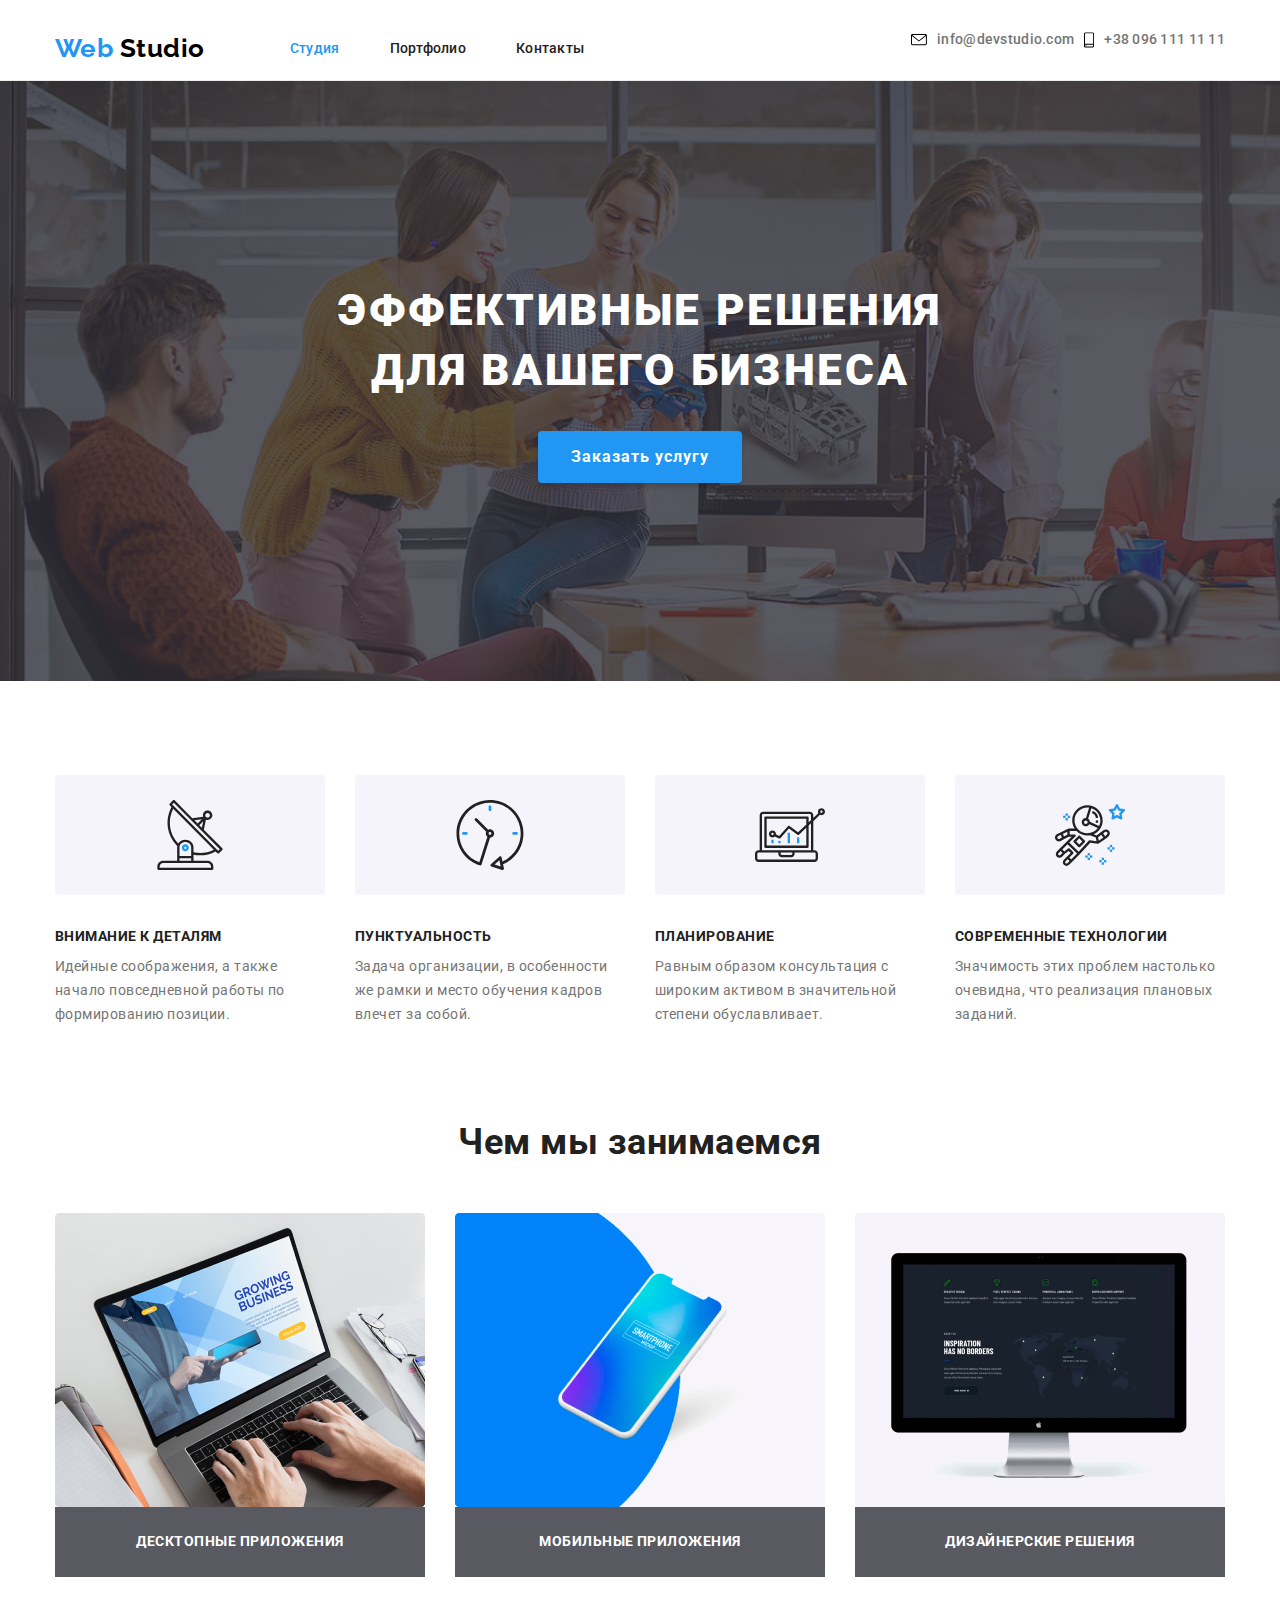
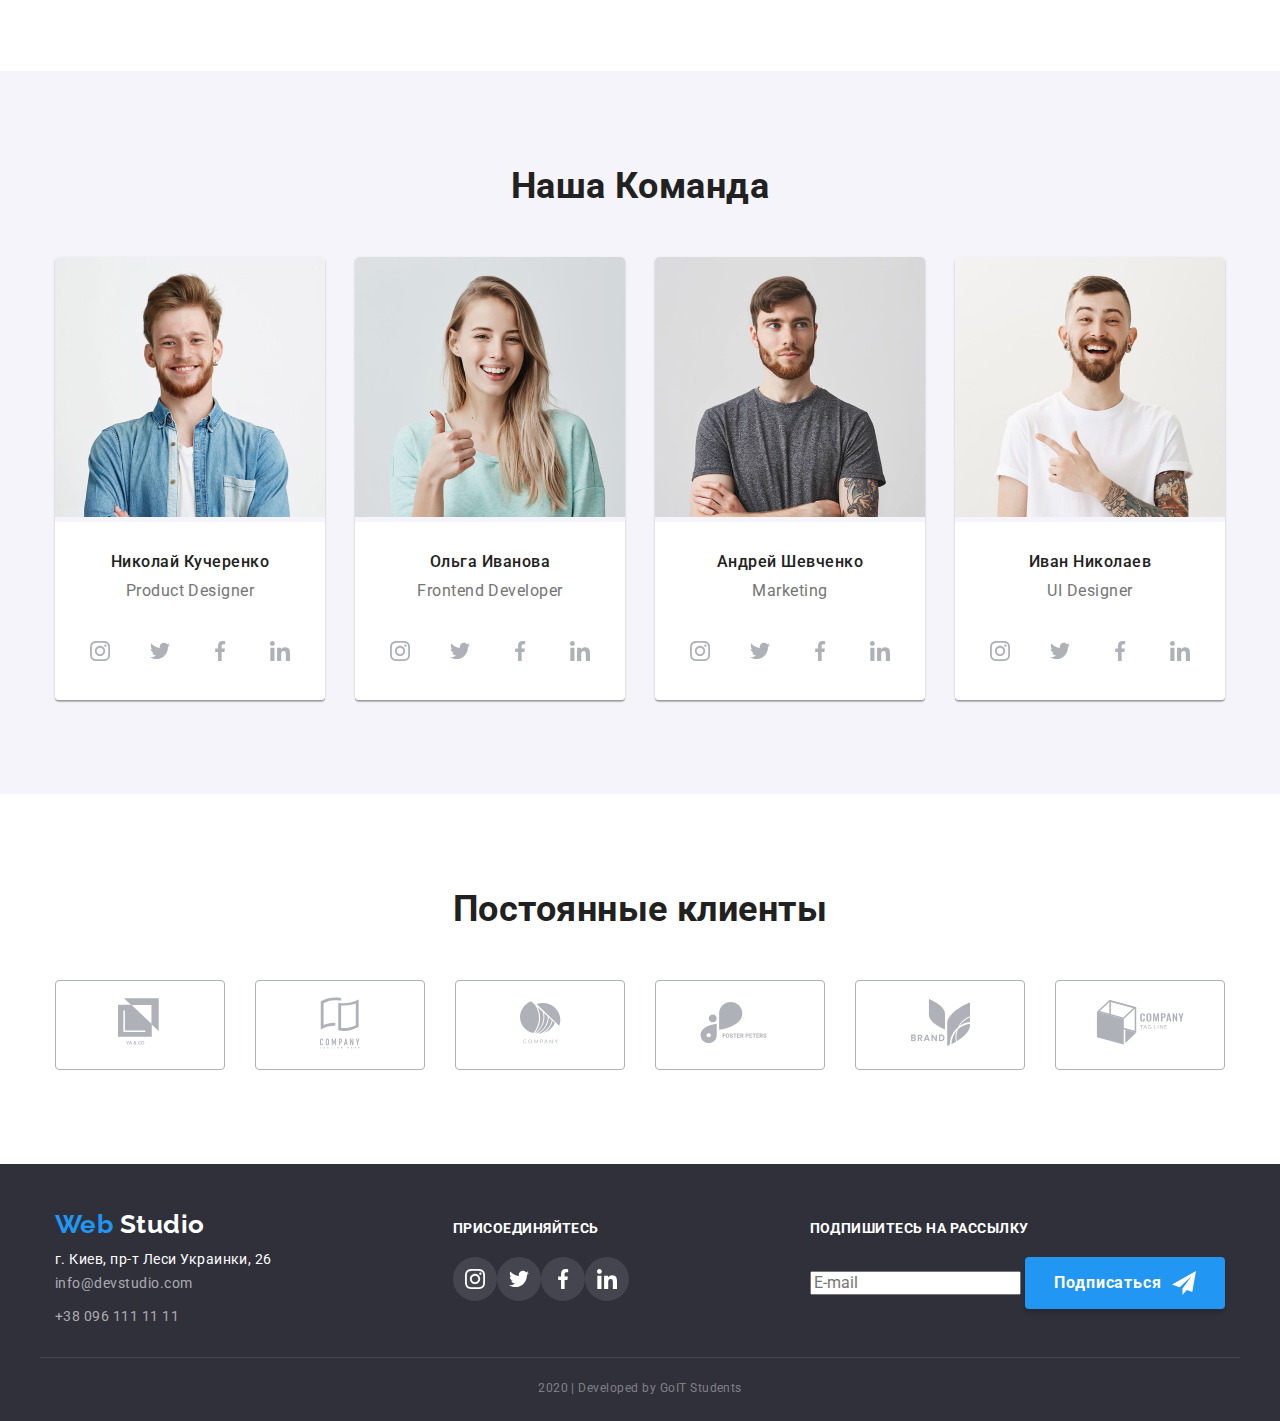
<file: index.html>
<!DOCTYPE html>
<html lang="ru">
  <head>
    <meta charset="UTF-8" />
    <meta name="viewport" content="width=device-width, initial-scale=1.0" />
    <title>Web Studio</title>
    <link
      href="https://fonts.googleapis.com/css2?family=Raleway:wght@700&family=Roboto:wght@400;500;700;900&display=swap"
      rel="stylesheet"
    />
    <link rel="stylesheet" href="./css/normalize.css" />
    <link rel="stylesheet" href="./css/main.css" />
  </head>
  <body>
    <!-- Header -->
    <header class="page-header">
      <div class="container main-nav">
        <nav class="main-nav">
          <a href="./index.html" class="logo">
            <span class="logo-blue">Web</span> Studio
          </a>

          <!-- Navigation -->
          <ul class="site-nav list">
            <li class="item">
              <a href="./index.html" class="link current">Студия</a>
            </li>
            <li class="item">
              <a href="./portfolio.html" class="link">Портфолио</a>
            </li>
            <li class="item"><a href="/" class="link">Контакты</a></li>
          </ul>
        </nav>
        <div class="contacts">
          <ul class="contact-list">
            <li class="contact-item">
              <a href="mailto:info@devstudio.com" class="contact-nav"
                ><svg class="icon-envelope" width="16" hight="11">
                  <use href="./images/sprite.svg#icon-envelope"></use>
                </svg>
                info@devstudio.com</a
              >
            </li>
            <li class="contact-item">
              <a href="tel:+380961111111" class="contact-nav"
                ><svg class="icon-smartphone" width="10" hight="15">
                  <use href="./images/sprite.svg#icon-smartphone"></use>
                </svg>
                +38 096 111 11 11</a
              >
            </li>
          </ul>
        </div>
      </div>
    </header>

    <!-- Hero -->
    <main>
      <section class="hero">
        <h1 class="hero-title">эффективные решения<br />для вашего бизнеса</h1>
        <a href="/" class="button-hero">Заказать услугу</a>
      </section>

      <!-- Functions -->
      <section class="functions">
        <div class="container">
          <h2 class="ghost">Функции</h2>
          <ul class="functions-list">
            <li class="item">
              <img
                class="functions-icon"
                src="./images/antenna.svg"
                alt="Изображение антенны"
              />
              <h3 class="functions-title">Внимание к деталям</h3>
              <p class="functions-text">
                Идейные соображения, а также начало повседневной работы по
                формированию позиции.
              </p>
            </li>
            <li class="item">
              <img
                class="functions-icon"
                src="./images/clock.svg"
                alt="Изображение часов"
              />
              <h3 class="functions-title">Пунктуальность</h3>
              <p class="functions-text">
                Задача организации, в особенности же рамки и место обучения
                кадров влечет за собой.
              </p>
            </li>
            <li class="item">
              <img
                class="functions-icon"
                src="./images/diagram.svg"
                alt="Изображение диаграммы"
              />
              <h3 class="functions-title">Планирование</h3>
              <p class="functions-text">
                Равным образом консультация с широким активом в значительной
                степени обуславливает.
              </p>
            </li>
            <li class="item">
              <img
                class="functions-icon"
                src="./images/astronaut.svg"
                alt="Изображение астронавта"
              />
              <h3 class="functions-title">Современные технологии</h3>
              <p class="functions-text">
                Значимость этих проблем настолько очевидна, что реализация
                плановых заданий.
              </p>
            </li>
          </ul>
        </div>
      </section>

      <!-- What are we doing -->
      <section class="work">
        <div class="container">
          <h2 class="work-title">Чем мы занимаемся</h2>
          <ul class="work-list">
            <li class="work-item">
              <a class="item" href="/">
                <img
                  src="./images/notebook.jpg"
                  alt="Изображение ноутбука"
                  width="370"
              /></a>
              <h3 class="work-list-white">Десктопные приложения</h3>
            </li>
            <li class="work-item">
              <a class="item" href="/">
                <img
                  src="./images/smartphone.jpg"
                  alt="Изображение смартфона"
                  width="370"
              /></a>
              <h3 class="work-list-white">Мобильные приложения</h3>
            </li>
            <li class="work-item">
              <a class="item" href="/">
                <img
                  src="./images/desktop.jpg"
                  alt="Изображение рабочего стола"
                  width="370"
              /></a>
              <h3 class="work-list-white">Дизайнерские решения</h3>
            </li>
          </ul>
        </div>
      </section>

      <!-- Team -->
      <section class="team">
        <div class="container">
          <h2 class="team-title">Наша Команда</h2>
          <ul class="team-list">
            <li class="team-item">
              <div class="team-photo">
                <img
                  src="./images/nikolai.jpg"
                  alt="Дизайнер продукта"
                  width="270"
                />
              </div>
              <div class="team-item-info">
                <h3 class="team-list-item">Николай Кучеренко</h3>
                <p class="team-text">Product Designer</p>
                <ul class="social-list">
                  <li class="item">
                    <a
                      href="/"
                      class="social-link icon-instagram"
                      aria-label="Ссылка на Инстаграмм"
                      ><svg class="icon" width="20" height="20">
                        <use
                          href="./images/sprite.svg#icon-instagram2"
                        ></use></svg
                    ></a>
                  </li>
                  <li class="item">
                    <a
                      href="/"
                      class="social-link icon-twitter"
                      aria-label="Ссылка на Твиттер"
                      ><svg class="icon" width="20" height="20">
                        <use
                          href="./images/sprite.svg#icon-twitter1"
                        ></use></svg
                    ></a>
                  </li>
                  <li class="item">
                    <a
                      href="/"
                      class="social-link icon-facebook"
                      aria-label="Ссылка на Фейсбук"
                      ><svg class="icon" width="20" height="20">
                        <use
                          href="./images/sprite.svg#icon-facebook1"
                        ></use></svg
                    ></a>
                  </li>
                  <li class="item">
                    <a
                      href="/"
                      class="social-link icon-linkedin"
                      aria-label="Ссылка на Линкедин"
                      ><svg class="icon" width="20" height="20">
                        <use
                          href="./images/sprite.svg#icon-linkedin1"
                        ></use></svg
                    ></a>
                  </li>
                </ul>
              </div>
            </li>
            <li class="team-item">
              <div class="team-photo">
                <img
                  src="./images/olga.jpg"
                  alt="Фронтенд разработчик"
                  width="270"
                />
              </div>
              <div class="team-item-info">
                <h3 class="team-list-item">Ольга Иванова</h3>
                <p class="team-text">Frontend Developer</p>
                <ul class="social-list">
                  <li class="item">
                    <a
                      href="/"
                      class="social-link icon-instagram"
                      aria-label="Ссылка на Инстаграмм"
                      ><svg class="icon" width="20" height="20">
                        <use
                          href="./images/sprite.svg#icon-instagram2"
                        ></use></svg
                    ></a>
                  </li>
                  <li class="item">
                    <a
                      href="/"
                      class="social-link icon-twitter"
                      aria-label="Ссылка на Твиттер"
                      ><svg class="icon" width="20" height="20">
                        <use
                          href="./images/sprite.svg#icon-twitter1"
                        ></use></svg
                    ></a>
                  </li>
                  <li class="item">
                    <a
                      href="/"
                      class="social-link icon-facebook"
                      aria-label="Ссылка на Фейсбук"
                      ><svg class="icon" width="20" height="20">
                        <use
                          href="./images/sprite.svg#icon-facebook1"
                        ></use></svg
                    ></a>
                  </li>
                  <li class="item">
                    <a
                      href="/"
                      class="social-link icon-linkedin"
                      aria-label="Ссылка на Линкедин"
                      ><svg class="icon" width="20" height="20">
                        <use
                          href="./images/sprite.svg#icon-linkedin1"
                        ></use></svg
                    ></a>
                  </li>
                </ul>
              </div>
            </li>
            <li class="team-item">
              <div class="team-photo">
                <img src="./images/andrei.jpg" alt="Маркетолог" width="270" />
              </div>
              <div class="team-item-info">
                <h3 class="team-list-item">Андрей Шевченко</h3>
                <p class="team-text">Marketing</p>
                <ul class="social-list">
                  <li class="item">
                    <a
                      href="/"
                      class="social-link icon-instagram"
                      aria-label="Ссылка на Инстаграмм"
                      ><svg class="icon" width="20" height="20">
                        <use
                          href="./images/sprite.svg#icon-instagram2"
                        ></use></svg
                    ></a>
                  </li>
                  <li class="item">
                    <a
                      href="/"
                      class="social-link icon-twitter"
                      aria-label="Ссылка на Твиттер"
                      ><svg class="icon" width="20" height="20">
                        <use
                          href="./images/sprite.svg#icon-twitter1"
                        ></use></svg
                    ></a>
                  </li>
                  <li class="item">
                    <a
                      href="/"
                      class="social-link icon-facebook"
                      aria-label="Ссылка на Фейсбук"
                      ><svg class="icon" width="20" height="20">
                        <use
                          href="./images/sprite.svg#icon-facebook1"
                        ></use></svg
                    ></a>
                  </li>
                  <li class="item">
                    <a
                      href="/"
                      class="social-link icon-linkedin"
                      aria-label="Ссылка на Линкедин"
                      ><svg class="icon" width="20" height="20">
                        <use
                          href="./images/sprite.svg#icon-linkedin1"
                        ></use></svg
                    ></a>
                  </li>
                </ul>
              </div>
            </li>
            <li class="team-item">
              <div class="team-photo">
                <img
                  src="./images/ivan.jpg"
                  alt="Дизайнер интерфейса"
                  width="270"
                />
              </div>
              <div class="team-item-info">
                <h3 class="team-list-item">Иван Николаев</h3>
                <p class="team-text">UI Designer</p>
                <ul class="social-list">
                  <li class="item">
                    <a
                      href="/"
                      class="social-link icon-instagram"
                      aria-label="Ссылка на Инстаграмм"
                      ><svg class="icon" width="20" height="20">
                        <use
                          href="./images/sprite.svg#icon-instagram2"
                        ></use></svg
                    ></a>
                  </li>
                  <li class="item">
                    <a
                      href="/"
                      class="social-link icon-twitter"
                      aria-label="Ссылка на Твиттер"
                      ><svg class="icon" width="20" height="20">
                        <use
                          href="./images/sprite.svg#icon-twitter1"
                        ></use></svg
                    ></a>
                  </li>
                  <li class="item">
                    <a
                      href="/"
                      class="social-link icon-facebook"
                      aria-label="Ссылка на Фейсбук"
                      ><svg class="icon" width="20" height="20">
                        <use
                          href="./images/sprite.svg#icon-facebook1"
                        ></use></svg
                    ></a>
                  </li>
                  <li class="item">
                    <a
                      href="/"
                      class="social-link icon-linkedin"
                      aria-label="Ссылка на Линкедин"
                      ><svg class="icon" width="20" height="20">
                        <use
                          href="./images/sprite.svg#icon-linkedin1"
                        ></use></svg
                    ></a>
                  </li>
                </ul>
              </div>
            </li>
          </ul>
        </div>
      </section>

      <!-- Customers -->
      <section class="clients">
        <div class="container">
          <h2 class="clients-title">Постоянные клиенты</h2>
          <ul class="clients-list">
            <li class="clients-item">
              <a class="item" href="/">
                <svg class="icon-client" width="45" height="50">
                  <use href="./images/sprite.svg#icon-Client1"></use></svg
              ></a>
            </li>
            <li class="clients-item">
              <a class="item" href="/">
                <svg class="icon-client" width="40" height="52">
                  <use href="./images/sprite.svg#icon-Client2"></use></svg
              ></a>
            </li>
            <li class="clients-item">
              <a class="item" href="/">
                <svg class="icon-client" width="41" height="43">
                  <use href="./images/sprite.svg#icon-Client3"></use></svg
              ></a>
            </li>
            <li class="clients-item">
              <a class="item" href="/">
                <svg class="icon-client" width="80" height="42">
                  <use href="./images/sprite.svg#icon-Client4"></use></svg
              ></a>
            </li>
            <li class="clients-item">
              <a class="item" href="/">
                <svg class="icon-client" width="59" height="47">
                  <use href="./images/sprite.svg#icon-Client5"></use></svg
              ></a>
            </li>
            <li class="clients-item">
              <a class="item" href="/">
                <svg class="icon-client" width="89" height="45">
                  <use href="./images/sprite.svg#icon-Client6"></use></svg
              ></a>
            </li>
          </ul>
        </div>
      </section>
    </main>

    <!-- Footer -->
    <footer>
      <div class="container">
        <div class="footer-page">
          <div class="footer-main">
            <p class="logo-footer">
              <span class="logo-blue">Web</span>
              <span class="logo-white">Studio</span>
            </p>
            <address>
              <span class="adress-title">г. Киев, пр-т Леси Украинки, 26</span>
              <a href="mailto:info@devstudio.com" class="contact"
                >info@devstudio.com</a
              >
              <a href="tel:+380961111111" class="contact">+38 096 111 11 11</a>
            </address>
          </div>
          <div class="join">
            <b class="join-title">Присоединяйтесь</b>
            <ul class="join-list">
              <li class="item">
                <a
                  href="/"
                  class="join-link icon-instagram"
                  aria-label="Ссылка на Инстаграмм"
                  ><svg class="icon-footer" width="20" height="20">
                    <use href="./images/sprite.svg#icon-instagram2"></use></svg
                ></a>
              </li>
              <li class="item">
                <a
                  href="/"
                  class="join-link icon-twitter"
                  aria-label="Ссылка на Твиттер"
                  ><svg class="icon-footer" width="20" height="20">
                    <use href="./images/sprite.svg#icon-twitter1"></use></svg
                ></a>
              </li>
              <li class="item">
                <a
                  href="/"
                  class="join-link icon-facebook"
                  aria-label="Ссылка на Фейсбук"
                  ><svg class="icon-footer" width="20" height="20">
                    <use href="./images/sprite.svg#icon-facebook1"></use></svg
                ></a>
              </li>
              <li class="item">
                <a
                  href="/"
                  class="join-link ico-linkedin"
                  aria-label="Ссылка на Линкедин"
                  ><svg class="icon-footer" width="20" height="20">
                    <use href="./images/sprite.svg#icon-linkedin1"></use></svg
                ></a>
              </li>
            </ul>
          </div>
          <div class="subscribe">
            <b class="subscribe-title">Подпишитесь на рассылку</b>
            <input type="email" placeholder="E-mail" />
            <a href="/" class="button-footer">Подписаться</a>
          </div>
        </div>
      </div>
      <p class="copyright container">2020 | Developed by GoIT Students</p>
    </footer>
    <!-- </div> -->
  </body>
</html>
</file>
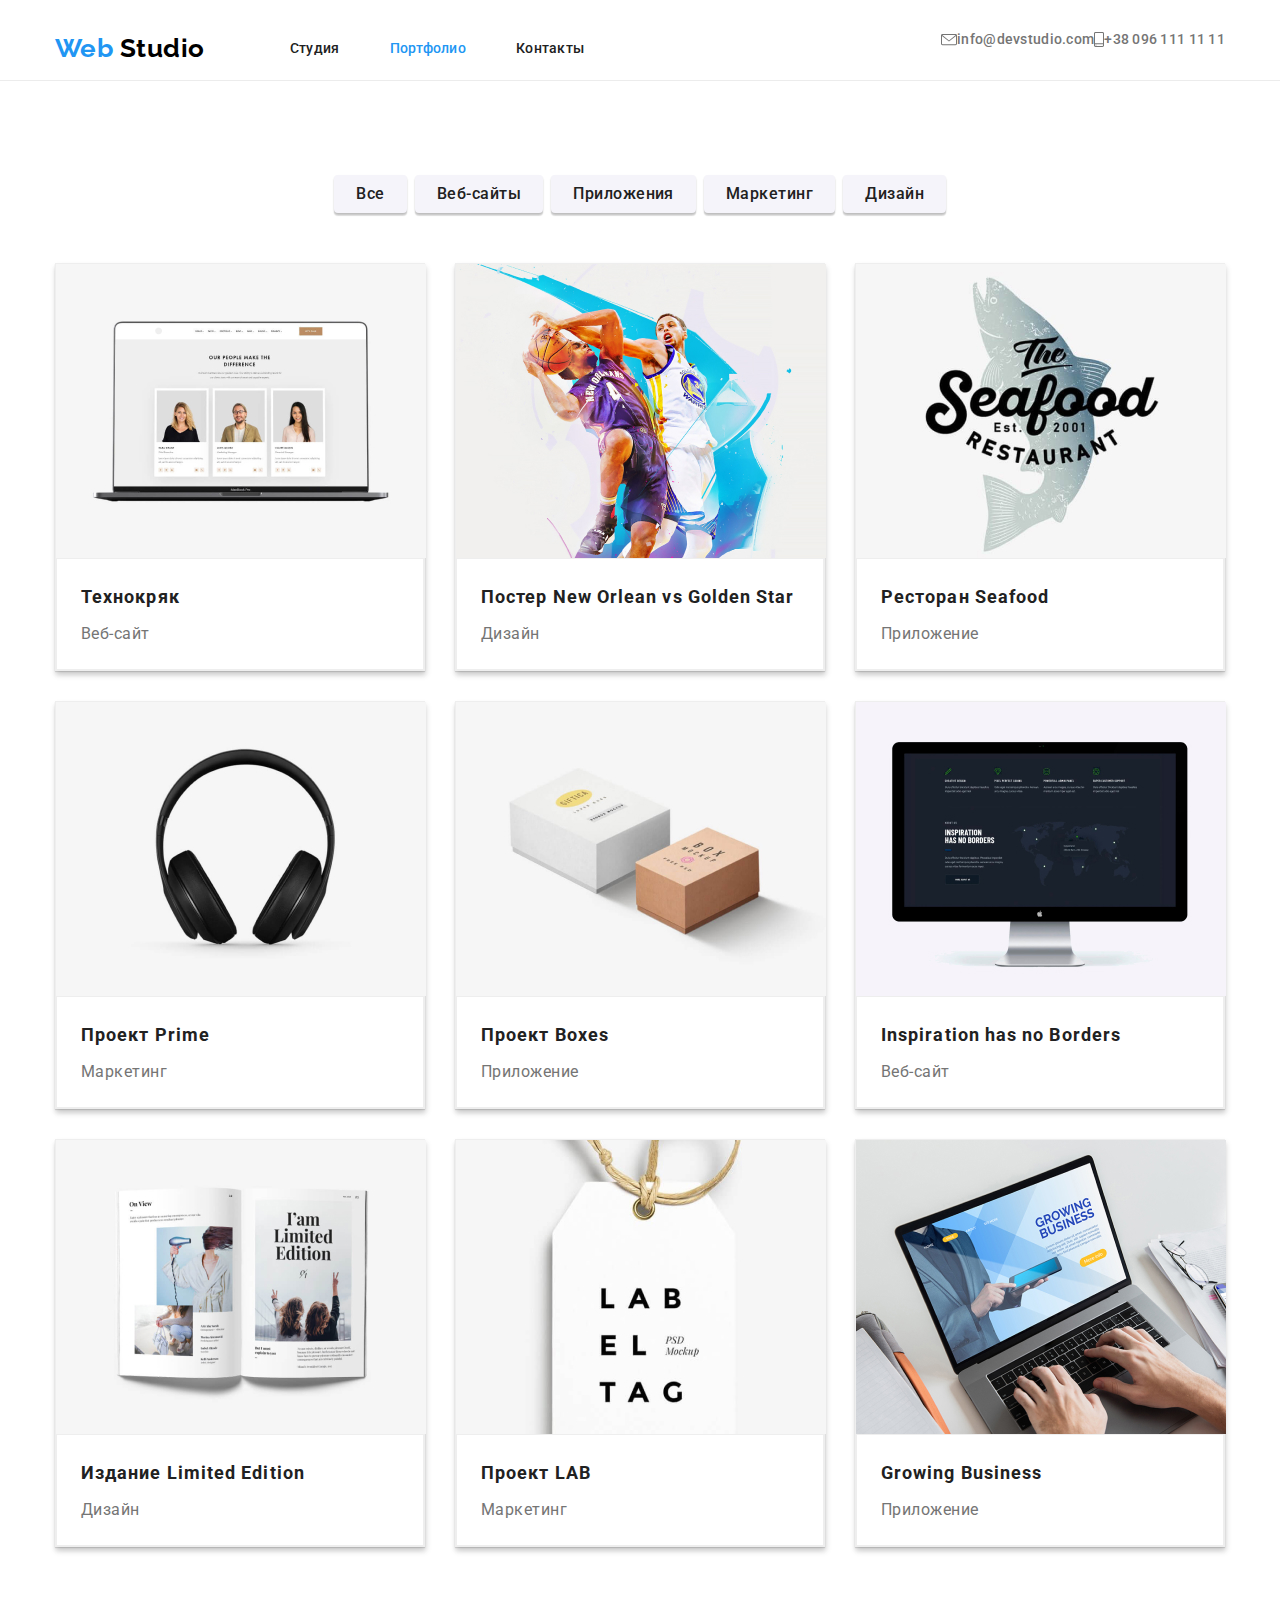
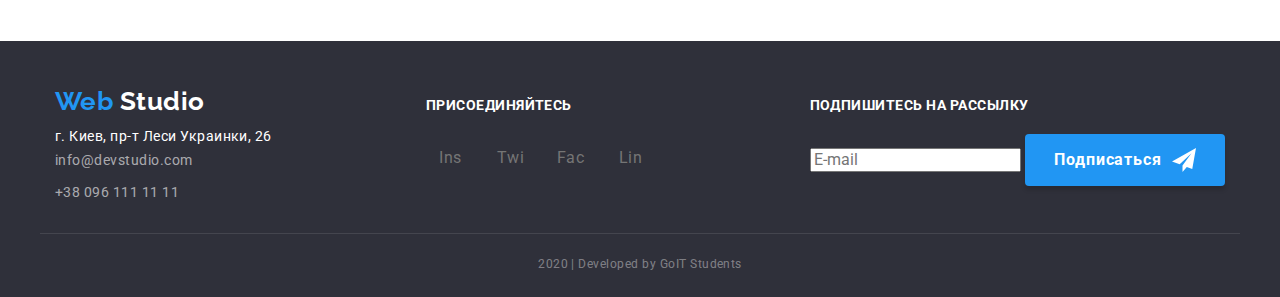
<file: portfolio.html>
<!DOCTYPE html>
<html lang="ru">
  <head>
    <meta charset="UTF-8" />
    <meta name="viewport" content="width=device-width, initial-scale=1.0" />
    <title>Web Studio</title>
    <link
      href="https://fonts.googleapis.com/css2?family=Raleway:wght@700&family=Roboto:wght@400;500;700;900&display=swap"
      rel="stylesheet"
    />
    <link rel="stylesheet" href="./css/normalize.css" />
    <link rel="stylesheet" href="./css/main.css" />
  </head>

  <body>
    <!-- <div class="container"> -->

    <!-- Header -->
    <header class="page-header">
      <div class="container main-nav">
        <nav class="main-nav">
          <a href="./index.html" class="logo">
            <span class="logo-blue">Web</span> Studio
          </a>

          <!-- Navigation -->
          <ul class="site-nav list">
            <li class="item">
              <a href="./index.html" class="link">Студия</a>
            </li>
            <li class="item">
              <a href="./portfolio.html" class="link current">Портфолио</a>
            </li>
            <li class="item"><a href="/" class="link">Контакты</a></li>
          </ul>
        </nav>
        <div class="contacts">
          <ul class="contact-list">
            <li class="item">
              <a href="mailto:info@devstudio.com" class="contact-nav"
                ><img
                  src="./images/envelope.svg"
                  class="contact-icon"
                  alt="Иконка конверта"
                />
                info@devstudio.com</a
              >
            </li>
            <li class="item">
              <a href="tel:+380961111111" class="contact-nav"
                ><img
                  src="./images/smartphone.svg"
                  class="contact-icon"
                  alt="Иконка телефона"
                />
                +38 096 111 11 11</a
              >
            </li>
          </ul>
        </div>
      </div>
    </header>

    <!-- Projects -->
    <main>
      <section class="projects">
        <div class="container">
          <h1 class="ghost">Наши проекты</h1>
          <ul class="filter">
            <li class="filter-item">
              <button type="button" class="press">Все</button>
            </li>
            <li class="filter-item">
              <button type="button" class="press">Веб-сайты</button>
            </li>
            <li class="filter-item">
              <button type="button" class="press">Приложения</button>
            </li>
            <li class="filter-item">
              <button type="button" class="press">Маркетинг</button>
            </li>
            <li class="filter-item">
              <button type="button" class="press">Дизайн</button>
            </li>
          </ul>
          <ul class="projects-list">
            <li class="projects-item">
              <a class="projects-link" href="">
                <div class="projects-image">
                  <img
                    src="./images/website.jpg"
                    alt="Изображение баскетболистов"
                    width="370"
                  />
                </div>
                <div class="projects-info">
                  <h2 class="projects-title">
                    Технокряк
                  </h2>
                  <p class="projects-text">Веб-сайт</p>
                </div>
                <p class="projects-slogan">
                  Технокряк это современная площадка распространения
                  коронавируса. Компании используют эту платформу для цифрового
                  шпионажа и атак на защищённые сервера конкурентов.
                </p>
              </a>
            </li>
            <li class="projects-item">
              <a class="projects-link" href="">
                <div class="projects-image">
                  <img
                    src="./images/basketball.jpg"
                    alt="Изображение баскетболистов"
                    width="370"
                  />
                </div>
                <div class="projects-info">
                  <h2 class="projects-title">
                    Постер New Orlean vs Golden Star
                  </h2>
                  <p class="projects-text">Дизайн</p>
                </div>
                <p class="projects-slogan">
                  Технокряк это.
                </p>
              </a>
            </li>

            <li class="projects-item">
              <a class="projects-link" href=""
                ><div class="projects-image">
                  <img
                    src="./images/seafood.jpg"
                    alt="Логотип ресторана"
                    width="370"
                  />
                </div>
                <div class="projects-info">
                  <h2 class="projects-title">Ресторан Seafood</h2>
                  <p class="projects-text">Приложение</p>
                </div>
                <p class="projects-slogan">
                  Технокряк это.
                </p>
              </a>
            </li>

            <li class="projects-item">
              <a class="projects-link" href=""
                ><div class="projects-image">
                  <img
                    src="./images/prime.jpg"
                    alt="Изображение наушников"
                    width="370"
                  />
                </div>
                <div class="projects-info">
                  <h2 class="projects-title">Проект Prime</h2>
                  <p class="projects-text">Маркетинг</p>
                </div>
                <p class="projects-slogan">
                  Технокряк это.
                </p>
              </a>
            </li>

            <li class="projects-item">
              <a class="projects-link" href=""
                ><div class="projects-image">
                  <img
                    src="./images/boxes.jpg"
                    alt="Изображение двух коробок"
                    width="370"
                  />
                </div>
                <div class="projects-info">
                  <h2 class="projects-title">Проект Boxes</h2>
                  <p class="projects-text">Приложение</p>
                </div>
                <p class="projects-slogan">
                  Технокряк это.
                </p>
              </a>
            </li>

            <li class="projects-item">
              <a class="projects-link" href=""
                ><div class="projects-image">
                  <img
                    src="./images/website2.jpg"
                    alt="Изображение старницы веб-сайта"
                    width="370"
                  />
                </div>
                <div class="projects-info">
                  <h2 class="projects-title">Inspiration has no Borders</h2>
                  <p class="projects-text">Веб-сайт</p>
                </div>
                <p class="projects-slogan">
                  Технокряк это.
                </p>
              </a>
            </li>

            <li class="projects-item">
              <a class="projects-link" href=""
                ><div class="projects-image">
                  <img
                    src="./images/book.jpg"
                    alt="Изображение развернутой книги"
                    width="370"
                  />
                </div>
                <div class="projects-info">
                  <h2 class="projects-title">Издание Limited Edition</h2>
                  <p class="projects-text">Дизайн</p>
                </div>
                <p class="projects-slogan">
                  Технокряк это.
                </p>
              </a>
            </li>

            <li class="projects-item">
              <a class="projects-link" href=""
                ><div class="projects-image">
                  <img
                    src="./images/lab.jpg"
                    alt="Изображение макета логотипа"
                    width="370"
                  />
                </div>
                <div class="projects-info">
                  <h2 class="projects-title">Проект LAB</h2>
                  <p class="projects-text">Маркетинг</p>
                </div>
                <p class="projects-slogan">
                  Технокряк это.
                </p>
              </a>
            </li>

            <li class="projects-item">
              <a class="projects-link" href=""
                ><div class="projects-image">
                  <img
                    src="./images/business.jpg"
                    alt="Изображение страницы веб-сайта"
                    width="370"
                  />
                </div>
                <div class="projects-info">
                  <h2 class="projects-title">Growing Business</h2>
                  <p class="projects-text">Приложение</p>
                </div>
                <p class="projects-slogan">
                  Технокряк это.
                </p>
              </a>
            </li>
          </ul>
        </div>
      </section>
    </main>

    <!-- Footer -->
    <footer>
      <div class="container">
        <div class="footer-page">
          <div class="footer-main">
            <p class="logo-footer">
              <span class="logo-blue">Web</span>
              <span class="logo-white">Studio</span>
            </p>
            <address>
              <span class="adress-title">г. Киев, пр-т Леси Украинки, 26</span>
              <a href="mailto:info@devstudio.com" class="contact"
                >info@devstudio.com</a
              >
              <a href="tel:+380961111111" class="contact">+38 096 111 11 11</a>
            </address>
          </div>
          <div class="join">
            <b class="join-title">Присоединяйтесь</b>
            <ul class="join-list">
              <li class="join-item">
                <a
                  href="/"
                  class="social-link"
                  aria-label="Ссылка на Инстаграмм"
                  >Ins</a
                >
              </li>
              <li class="join-item">
                <a href="/" class="social-link" aria-label="Ссылка на Твиттер"
                  >Twi</a
                >
              </li>
              <li class="join-item">
                <a href="/" class="social-link" aria-label="Ссылка на Фейсбук"
                  >Fac</a
                >
              </li>
              <li class="join-item">
                <a href="/" class="social-link" aria-label="Ссылка на Линкедин"
                  >Lin</a
                >
              </li>
            </ul>
          </div>
          <div class="subscribe">
            <b class="subscribe-title">Подпишитесь на рассылку</b>
            <input type="email" placeholder="E-mail" />
            <a href="/" class="button-footer">Подписаться</a>
          </div>
        </div>
      </div>
      <p class="copyright container">2020 | Developed by GoIT Students</p>
    </footer>
  </body>
</html>
</file>
<file: css/main.css>
:root {
  --primary-text-color: #212121;
  --title-text-color: #757575;
  --title-white-color: #ffffff;
  --accent: #2196f3;
  --footer-text-color: rgba(255, 255, 255, 0.6);
  --secondary-bg-color: #f5f4fa;
  --footer-bg-color: #2f303a;
}

ul {
  list-style: none;
  padding: 0;
  margin: 0;
}

h1,
h2,
h3,
h4,
p {
  margin-top: 0;
  margin-bottom: 0;
}

body {
  margin: 0px;
  background-color: var(--title-white-color);
  color: var(--primary-text-color);
  font-family: Roboto, sans-serif;
  letter-spacing: 0.03em;
}

a {
  text-decoration: none;
}

.ghost {
  display: none;
}

.container {
  margin-left: auto;
  margin-right: auto;
  width: 1200px;
  padding-left: 15px;
  padding-right: 15px;
  /* outline: 2px solid greenyellow; */
}

/* logo */
.logo {
  padding-top: 33px;
  padding-bottom: 16px;
  color: #000000;
  font-family: Raleway, sans-serif;
  font-weight: 700;
  font-size: 26px;
  line-height: 1.19;
}

.logo-blue {
  color: var(--accent);
}
.logo-white {
  color: var(--title-white-color);
}
/* Header */
/* .page-header {} */

/* Site nav */
.page-header {
  border-bottom: 1px solid #ececec;
}
.main-nav {
  display: flex;
  align-items: center;
}
.site-nav {
  display: flex;
  margin-left: 85px;
}
.site-nav .item:not(:last-child) {
  margin-right: 50px;
}
.site-nav .link {
  display: block;
  padding-top: 41px;
  padding-bottom: 23px;
  color: var(--primary-text-color);
  font-weight: 500;
  font-size: 14px;
  line-height: 1.14;
  letter-spacing: 0.02em;
}
.site-nav .link:hover,
.site-nav .link:focus {
  color: var(--accent);
}
.site-nav .link.current {
  color: var(--accent);
}
.contacts {
  display: flex;
  margin-left: auto;
}
.contact-list {
  display: flex;
  align-items: center;
}

.contact-list .contact-nav {
  display: flex;
  align-items: center;
  color: var(--title-text-color);
  font-weight: 500;
  font-size: 14px;
  line-height: 1.14;
  letter-spacing: 0.02em;
}
.icon-smartphone {
  margin-left: 10px;
  margin-right: 10px;
  max-height: 80px;
}

.icon-envelope {
  margin-right: 10px;
  max-height: 80px;
}
.icon-envelope:hover,
.icon-envelope:focus {
  fill: #2196f3;
}

.icon-smartphone:hover,
.icon-smartphone:focus {
  fill: #2196f3;
}

.contact-nav:hover,
.contact-nav:focus {
  color: var(--accent);
}

/* Hero */
.hero {
  max-width: 1600px;
  height: 600px;
  margin-left: auto;
  margin-right: auto;
  background-image: linear-gradient(
      rgba(47, 48, 58, 0.8),
      rgba(47, 48, 58, 0.8)
    ),
    url(../images/hero.jpg);
  background-color: var(--title-text-color);
  text-align: center;
  /* outline: 2px solid greenyellow; */
}

.hero-title {
  padding-top: 200px;
  margin-bottom: 30px;
  color: var(--title-white-color);
  font-weight: 900;
  font-size: 44px;
  line-height: 1.36;
  letter-spacing: 0.06em;
  text-transform: uppercase;
}

.button-hero {
  display: inline-block;
  border: 1px solid transparent;
  min-width: 200px;
  margin-bottom: 200px;
  padding: 10px 32px;
  background-color: var(--accent);
  color: var(--title-white-color);
  font-weight: 700;
  font-size: 16px;
  line-height: 1.87;
  letter-spacing: 0.06em;
  box-shadow: 0px 4px 4px rgba(0, 0, 0, 0.15);
  border-radius: 4px;
}
/* Functions */
.functions {
  padding-top: 94px;
}
.functions-list {
  display: flex;
}
.functions-icon {
  background: var(--secondary-bg-color);
  padding: 25px 100px;
  border-radius: 4px;
  margin-bottom: 30px;
}
.functions-list .item {
  width: 270px;
}
.functions-list .item:not(:last-child) {
  margin-right: 30px;
}
.functions-title {
  margin-bottom: 10px;
  color: var(--primary-text-color);
  font-weight: 700;
  font-size: 14px;
  line-height: 1.14;
  text-transform: uppercase;
}
.functions-text {
  color: var(--title-text-color);
  font-size: 14px;
  line-height: 1.71;
}

/* Work */
.work {
  padding-top: 94px;
  padding-bottom: 94px;
}
.work-list {
  display: flex;
  justify-content: space-between;
}
.work-list img {
  display: block;
}
.work-list .work-item:not(:last-child) {
  margin-right: 30px;
}
.work-title {
  margin-bottom: 50px;
  color: var(--primary-text-color);
  font-weight: 700;
  font-size: 36px;
  line-height: 1.17;
  text-align: center;
}
.work-list-white {
  color: var(--title-white-color);
  font-weight: 700;
  font-size: 14px;
  line-height: 1.14;
  text-transform: uppercase;
  text-align: center;
  padding-top: 27px;
  padding-bottom: 27px;
  background-color: rgba(47, 48, 58, 0.8);
}

/* Team */
.team {
  padding-top: 94px;
  padding-bottom: 94px;
  background-color: var(--secondary-bg-color);
}
.team-list {
  display: flex;
  justify-content: space-between;
}
.team-list .team-item:not(:last-child) {
  margin-right: 30px;
}
.team-item {
  border-radius: 4px;
  box-shadow: 0px 2px 1px rgba(0, 0, 0, 0.2), 0px 1px 1px rgba(0, 0, 0, 0.14),
    0px 1px 3px rgba(0, 0, 0, 0.12);
  overflow: hidden;
}
.team-item-info {
  text-align: center;
  padding: 30px 32px 24px;
  background: var(--title-white-color);
}
.team-title {
  margin-bottom: 50px;
  color: var(--primary-text-color);
  font-weight: 700;
  font-size: 36px;
  line-height: 1.17;
  text-align: center;
}
.team-list-item {
  margin-bottom: 10px;
  color: var(--primary-text-color);
  font-weight: 500;
  font-size: 16px;
  line-height: 1.19;
}
.team-text {
  margin-bottom: 16px;
  color: var(--title-text-color);
  font-size: 16px;
  line-height: 1.19;
}
.social-list {
  display: flex;
  justify-content: center;
}
.social-link {
  display: flex;
  align-items: center;
  justify-content: center;
  width: 50px;
  height: 50px;
  color: var(--title-text-color);
  background-size: 20px;
  background-repeat: no-repeat;
  background-position: center;
}

.social-link:hover {
  background-color: #2196f3;
  border-radius: 50%;
  width: 44px;
  height: 44px;
}

.icon {
  fill: #afb1b8;
}
.icon:hover {
  fill: white;
}
.icon-client {
  fill: #afb1b8;
}
.icon-client:hover {
  fill: #2196f3;
}
.icon-linkedin {
  margin-top: 10px;
}
/*.icon-instagram {
  background-image: url(../images/instagram2.svg);
}
.icon-instagram:hover {
  fill: #2196f3;
}
.icon-twitter {
  background-image: url(../images/twitter1.svg);
}

.icon-facebook {
  background-image: url(../images/facebook1.svg);
}

.icon-linkedin {
  background-image: url(../images/linkedin1.svg);
}
.social-link:hover,
.social-link:focus {
  color: var(--accent);
}*/

.social-list .item:not(:last-child) {
  margin-right: 10px;
  padding-top: 10px;
}

/* Clients */
.clients {
  padding-top: 94px;
  padding-bottom: 94px;
}
.clients-list {
  display: flex;
  justify-content: space-between;
}
.clients-list .clients-item:not(:last-child) {
  margin-right: 30px;
}
.clients-title {
  margin-bottom: 50px;
  color: var(--primary-text-color);
  font-weight: 700;
  font-size: 36px;
  line-height: 1.17;
  text-align: center;
}
.clients-list .clients-item {
  display: flex;
  align-items: center;
  justify-content: center;
  border: 1px solid #AFB1B8;
  border-radius: 4px;
  height: 90px;
  width: 170px;
}

.item {
  cursor: pointer;
}

.clients-list .clients-item:hover {
  border: 1px solid #2196f3;
}

/* Footer */
footer {
  background-color: var(--footer-bg-color);
}
.logo-footer {
  padding-top: 45px;
  margin-bottom: 8px;
  font-family: Raleway, sans-serif;
  font-weight: 700;
  font-size: 26px;
  line-height: 1.19;
}

.footer-page {
  display: flex;
  justify-content: space-between;
  align-items: baseline;
}
.address {
  display: flex;
  flex-direction: column;
}
.adress-title {
  margin-bottom: 9px;
  color: var(--title-white-color);
  font-style: normal;
  font-size: 14px;
  line-height: 1.71;
}
.contact {
  display: block;
  color: var(--footer-text-color);
  margin-bottom: 9px;
  font-style: normal;
  font-size: 14px;
  line-height: 1.71;
}
.contact:last-child {
  margin-bottom: 28px;
}

.join-title {
  display: block;
  color: var(--title-white-color);
  margin-bottom: 20px;
  font-weight: 700;
  font-size: 14px;
  line-height: 1.14;
  text-transform: uppercase;
}

.join-list {
  display: flex;
  align-items: center;
  justify-content: center;
}
.join-list .join-item:not(:last-child) {
  margin-right: 10px;
}

.subscribe-title {
  display: block;
  color: var(--title-white-color);
  margin-bottom: 20px;
  font-weight: 700;
  font-size: 14px;
  line-height: 1.14;
  text-transform: uppercase;
}
.button-footer {
  display: inline-flex;
  justify-content: center;
  border: 1px solid transparent;
  min-width: 200px;
  padding-top: 10px;
  padding-bottom: 10px;
  background-color: var(--accent);
  color: var(--title-white-color);
  font-weight: 700;
  font-size: 16px;
  line-height: 1.87;
  letter-spacing: 0.06em;
  text-align: center;
  box-shadow: 0px 4px 4px rgba(0, 0, 0, 0.15);
  border-radius: 4px;
}

.button-footer::after {
  display: inline-flex;
  align-self: center;
  content: '';
  width: 24px;
  height: 24px;
  margin-left: 10px;
  background-image: url(../images/iconsend.svg);
  background-size: contain;
  background-color: var(--accent);
}

.copyright {
  display: block;
  font-size: 12px;
  line-height: 2;
  text-align: center;
  color: rgba(255, 255, 255, 0.4);
  padding-top: 18px;
  padding-bottom: 21px;
  border-top: 1px solid rgba(255, 255, 255, 0.1);
}

/* Portfolio styles */
/* Radio buttons */
.filter {
  display: flex;
  justify-content: center;
  text-align: center;
  margin-bottom: 50px;
}
/* .filter-item {
  min-width: 73px;
} */
.filter-item:not(:last-child) {
  margin-right: 8px;
}
button {
  padding: 6px 22px;
  min-width: 73px;
  min-height: 38px;
  font-family: inherit;
  font-weight: 500;
  font-size: 16px;
  line-height: 1.62;
  letter-spacing: 0.03em;
  text-align: center;
  box-shadow: 0px 2px 2px rgba(0, 0, 0, 0.12), 0px 1px 2px rgba(0, 0, 0, 0.08),
    0px 3px 1px rgba(0, 0, 0, 0.1);
  border-radius: 4px;
  border: transparent;
  cursor: pointer;
}
.filter .press {
  color: var(--primary-text-color);
  background-color: var(--secondary-bg-color);
}
.filter .press:hover,
.filter .press:focus {
  color: var(--title-white-color);
  background-color: var(--accent);
}
/* Projects */
.projects-list img {
  display: block;
}
.projects {
  padding-top: 94px;
  padding-bottom: 94px;
}
.projects-title {
  margin-bottom: 4px;
  color: var(--primary-text-color);
  font-weight: 700;
  font-size: 18px;
  line-height: 2;
  letter-spacing: 0.06em;
}
.projects-text {
  /* margin-bottom: 20px; */
  color: var(--title-text-color);
  font-size: 16px;
  line-height: 1.87;
}
.projects-slogan {
  color: var(--accent);
  font-size: 18px;
  line-height: 1.56;
  padding: 63px 24px;
  /* text-align: left; */
  display: none;
}
.projects-item {
  /* width: 370px; */
  width: calc((100% - 60px) / 3);
  margin-bottom: 30px;
  margin-right: 30px;
  border: 1px solid #eeeeee;
  box-shadow: 1px 4px 6px rgba(0, 0, 0, 0.16), 0px 4px 4px rgba(0, 0, 0, 0.06),
    0px 1px 1px rgba(0, 0, 0, 0.12);
}
.projects-item:nth-child(3n) {
  margin-right: 0px;
}
.projects-item:nth-last-child(-n + 3) {
  margin-bottom: 0px;
}
.projects-list {
  display: flex;
  flex-wrap: wrap;
  /* justify-content: space-between; */
}
/* .projects-image {
  background-color: rgba(33, 150, 243, 0.9);
  border-radius: 5px 5px 0px 0px;
} */
.projects-info {
  border: 1px solid #eeeeee;
  text-align: left;
  padding: 20px 24px;
}

.subscribe {
  display: inline-block;
}

.join-list {
  display: flex;
  justify-content: center;
}
.join-link {
  display: flex;
  align-items: center;
  justify-content: center;
  width: 50px;
  height: 50px;
  color: var(--title-text-color);
  background-color: rgba(255, 255, 255, 0.1);
  background-size: 20px;
  background-repeat: no-repeat;
  background-position: center;
  border-radius: 50%;
  width: 44px;
  height: 44px;
}

.join-link:hover {
  background-color: #2196f3;
  border-radius: 50%;
  width: 44px;
  height: 44px;
}

.icon-footer {
  fill: white;
</file>
